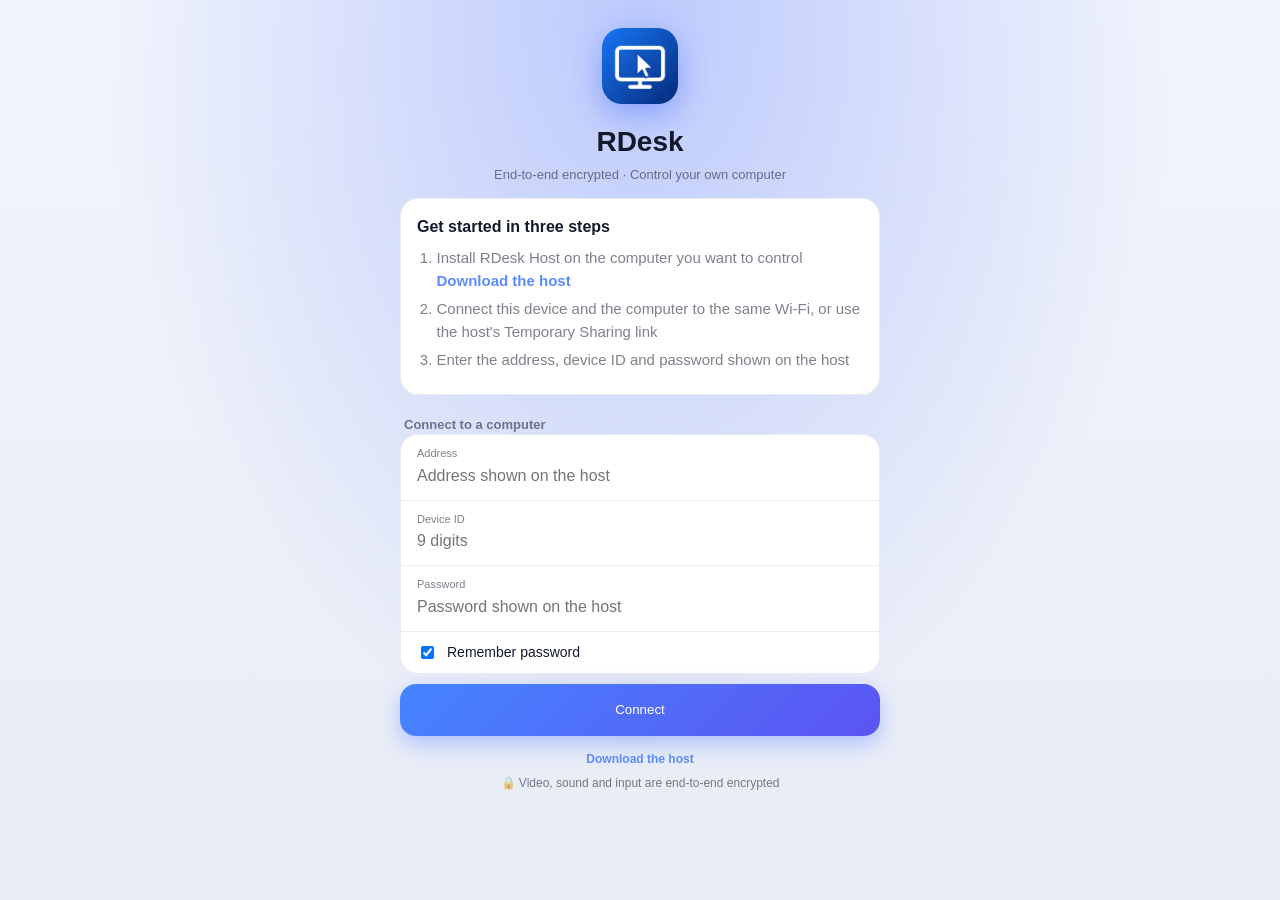
<file: viewer/web/index.html>
<!doctype html>
<html>
<head>
<meta charset="utf-8">
<meta name="viewport" content="width=device-width, initial-scale=1">
<meta name="color-scheme" content="light dark">
<title>RDesk</title>
<link rel="icon" type="image/png" href="icon.png">
<link rel="stylesheet" href="style.css">
</head>
<body>
<!-- 登录页 -->
<main id="login">
  <div class="card-col">
    <header class="hero">
      <img src="icon.png" width="76" height="76" alt="">
      <h1 data-t="title"></h1>
      <p class="sub" data-t="subtitle"></p>
    </header>
    <div id="error" class="banner" hidden></div>
    <section id="devices" hidden>
      <h2 data-t="myDevices"></h2>
      <div id="deviceList"></div>
    </section>
    <section id="start" class="card">
      <h3 data-t="steps"></h3>
      <ol>
        <li><span data-t="step1"></span><br><a href="https://rdeskapp.com/#download" target="_blank" rel="noopener" data-t="step1Link"></a></li>
        <li><span data-t="step2"></span></li>
        <li><span data-t="step3"></span></li>
      </ol>
    </section>
    <form id="form" autocomplete="off">
      <h2 id="formTitle" data-t="connTo"></h2>
      <div class="card fields">
        <label><span data-t="address"></span><input id="server" spellcheck="false" autocapitalize="off" data-ph="addrPh"></label>
        <label><span data-t="deviceId"></span><input id="devid" inputmode="numeric" spellcheck="false" autocomplete="off" data-ph="idPh"></label>
        <label><span data-t="password"></span><input id="pw" type="password" spellcheck="false" autocomplete="one-time-code" data-ph="pwPh"></label>
        <label class="check"><input id="remember" type="checkbox" checked><span data-t="remember"></span></label>
      </div>
      <button id="go" class="primary" type="submit" data-t="connect"></button>
      <button id="cancel" class="link" type="button" data-t="cancel" hidden></button>
    </form>
    <footer class="foot">
      <a href="https://rdeskapp.com/#download" target="_blank" rel="noopener" data-t="hostDl"></a>
      <p>🔒 <span data-t="footer"></span></p>
    </footer>
  </div>
</main>

<!-- 远程画面 -->
<div id="remote" hidden>
  <div id="bar">
    <div class="who"><b id="hostName"></b><span id="stats">–</span></div>
    <div class="tools">
      <button id="modeBtn" class="tool" hidden></button>
      <button id="kbdBtn" class="tool" hidden></button>
      <button id="audioBtn" class="tool"></button>
      <div class="menu">
        <button class="tool" id="keysBtn" data-t="keys"></button>
        <div class="pop" id="keysPop"></div>
      </div>
      <button class="tool" id="pasteBtn" data-t="paste"></button>
      <select id="quality" class="tool" aria-label="quality"></select>
      <select id="display" class="tool" aria-label="display" hidden></select>
      <button class="tool" id="fsBtn" data-t="fullscreen"></button>
      <button class="tool danger" id="byeBtn" data-t="disconnect"></button>
    </div>
  </div>
  <div id="stage">
    <canvas id="screen" tabindex="0"></canvas>
    <img id="rcursor" alt="" hidden>
    <button id="fsHandle" type="button" aria-label="toolbar" hidden>⌄</button>
    <textarea id="kbd" autocapitalize="off" autocomplete="off" autocorrect="off" spellcheck="false" aria-hidden="true"></textarea>
    <div id="waiting"><div class="spinner"></div><span data-t="waiting"></span></div>
    <div id="reconn" hidden><div class="spinner"></div><span data-t="reconnecting"></span></div>
  </div>
  <div id="toast" hidden></div>
</div>
<script src="i18n.js"></script>
<script src="app.js"></script>
</body>
</html>
</file>
<file: viewer/web/style.css>
:root {
  --bg1: #0d1221; --bg2: #05060c; --fg: #fff; --muted: rgba(255,255,255,.55); --card: rgba(255,255,255,.06);
  --line: rgba(255,255,255,.09); --accent1: #4585ff; --accent2: #5c54f2; --err: #ff5a5f; --ok: #3ccb7f;
  color-scheme: dark;
}
@media (prefers-color-scheme: light) {
  :root { --bg1: #f2f5fc; --bg2: #e8ecf6; --fg: #141a2b; --muted: rgba(20,26,43,.55); --card: #fff; --line: rgba(20,26,43,.08); color-scheme: light; }
}
* { box-sizing: border-box; }
html, body { margin: 0; height: 100%; }
body { font: 15px/1.5 -apple-system, BlinkMacSystemFont, "Segoe UI", "PingFang SC", "Microsoft YaHei", "Noto Sans", sans-serif;
  color: var(--fg); background: radial-gradient(ellipse at 50% 0, rgba(64,102,255,.3), transparent 60%), linear-gradient(var(--bg1), var(--bg2)); background-attachment: fixed; }
[hidden] { display: none !important; }

/* 登录页 */
#login { min-height: 100%; display: flex; justify-content: center; padding: 28px 16px 40px; }
.card-col { width: 100%; max-width: 480px; display: flex; flex-direction: column; gap: 14px; }
.hero { text-align: center; }
.hero img { border-radius: 20px; box-shadow: 0 10px 30px rgba(64,102,255,.45); }
.hero h1 { margin: 10px 0 2px; font-size: 28px; }
.sub { margin: 0; color: var(--muted); font-size: 13px; }
h2 { margin: 6px 4px 0; font-size: 13px; color: var(--muted); font-weight: 600; }
h3 { margin: 0 0 8px; font-size: 16px; }
.card { background: var(--card); border: 1px solid var(--line); border-radius: 18px; }
#start { padding: 16px; }
#start ol { margin: 0; padding-left: 1.3em; color: var(--muted); }
#start li { margin: 6px 0; }
a { color: #5b8cff; font-weight: 600; text-decoration: none; }
.fields label { display: flex; flex-direction: column; padding: 10px 16px; border-bottom: 1px solid var(--line); }
.fields label > span { font-size: 11px; color: var(--muted); }
.fields input:not([type=checkbox]) { font: inherit; font-size: 16px; color: var(--fg); background: none; border: 0; outline: 0; padding: 2px 0; }
.fields .check { flex-direction: row; align-items: center; gap: 10px; border: 0; }
.fields .check span { font-size: 14px; color: var(--fg); }
.primary { width: 100%; margin-top: 10px; min-height: 52px; border: 0; border-radius: 16px; color: #fff; font: 600 17px inherit;
  background: linear-gradient(135deg, var(--accent1), var(--accent2)); cursor: pointer; box-shadow: 0 8px 22px rgba(64,102,255,.35); }
.primary:disabled { opacity: .45; cursor: default; box-shadow: none; }
.link { display: block; margin: 8px auto 0; background: none; border: 0; color: var(--muted); font: inherit; cursor: pointer; }
.banner { padding: 12px 14px; border-radius: 14px; background: rgba(255,90,95,.14); border: 1px solid rgba(255,90,95,.35); }
.device { display: flex; align-items: center; gap: 12px; padding: 12px 14px; margin-top: 8px; cursor: pointer; }
.device .ico { width: 42px; height: 42px; border-radius: 50%; display: grid; place-items: center; background: var(--line); font-size: 20px; }
.device .meta { flex: 1; min-width: 0; }
.device .meta b { display: block; overflow: hidden; text-overflow: ellipsis; white-space: nowrap; }
.device .meta span { font-size: 12px; color: var(--muted); }
.device .del { border: 0; background: none; color: var(--muted); font-size: 13px; cursor: pointer; padding: 6px; }
.device .del:hover { color: var(--err); }
.foot { text-align: center; font-size: 12px; color: var(--muted); }
.foot p { margin: 6px 0 0; }

/* 远程画面 */
#remote { position: fixed; inset: 0; display: flex; flex-direction: column; background: #000; color-scheme: dark; color: #fff; }
#bar { display: flex; align-items: center; justify-content: space-between; gap: 10px; padding: 6px 10px; background: #15171d; border-bottom: 1px solid #2a2d36; z-index: 2; }
#bar .who { display: flex; flex-direction: column; min-width: 0; }
#bar .who b { font-size: 14px; white-space: nowrap; overflow: hidden; text-overflow: ellipsis; }
#bar .who span { font-size: 11px; color: #9aa0ad; font-variant-numeric: tabular-nums; white-space: nowrap; }
.tools { display: flex; gap: 6px; align-items: center; flex-wrap: wrap; justify-content: flex-end; }
.tool { font: 13px inherit; color: #e8eaf0; background: #252833; border: 1px solid #343846; border-radius: 8px; padding: 5px 10px; cursor: pointer; }
.tool:hover { background: #2f3341; }
.tool.danger { color: #ff8a8e; }
.menu { position: relative; }
.pop { position: absolute; right: 0; top: calc(100% + 6px); min-width: 230px; background: #1d2029; border: 1px solid #343846; border-radius: 10px; padding: 6px; display: none; box-shadow: 0 10px 30px rgba(0,0,0,.5); }
.menu.open .pop { display: block; }
.pop button { display: block; width: 100%; text-align: left; font: 13px inherit; color: #e8eaf0; background: none; border: 0; border-radius: 6px; padding: 7px 10px; cursor: pointer; }
.pop button:hover { background: #2f3341; }
#stage { position: relative; flex: 1; min-height: 0; }
#kbd { position: fixed; left: 0; bottom: 0; width: 1px; height: 1px; opacity: 0; border: 0; padding: 0; resize: none; font-size: 16px; }
#rcursor { position: fixed; pointer-events: none; z-index: 3; height: 24px; width: auto; filter: drop-shadow(0 0 1px rgba(0,0,0,.6)); }
#screen { position: absolute; inset: 0; width: 100%; height: 100%; object-fit: contain; outline: none; background: #000; touch-action: none; -webkit-touch-callout: none; -webkit-user-select: none; user-select: none; }
#waiting { position: absolute; inset: 0; display: flex; flex-direction: column; align-items: center; justify-content: center; gap: 12px; color: #9aa0ad; pointer-events: none; }
#reconn { position: absolute; left: 50%; top: 50%; transform: translate(-50%, -50%); display: flex; align-items: center; gap: 10px; padding: 10px 16px; border-radius: 999px; background: rgba(30, 33, 42, .85); color: #fff; font-size: 14px; white-space: nowrap; pointer-events: none; }
#reconn[hidden] { display: none; }
#reconn .spinner { width: 16px; height: 16px; border-width: 2px; margin: 0; }
.spinner { width: 28px; height: 28px; border: 3px solid #333; border-top-color: #8aa4ff; border-radius: 50%; animation: spin 1s linear infinite; }
@keyframes spin { to { transform: rotate(360deg); } }
#toast { position: fixed; left: 50%; bottom: 26px; transform: translateX(-50%); max-width: 90%; padding: 10px 14px; border-radius: 10px; background: rgba(30,32,40,.92); color: #fff; font-size: 14px; z-index: 5; pointer-events: none; }
/* 全屏：工具栏变成浮层，鼠标移到最上沿才出现 */
:fullscreen #bar, #remote.fs #bar { position: absolute; top: 0; left: 0; right: 0; transform: translateY(-100%); transition: transform .15s; }
:fullscreen #bar.show, #remote.fs #bar.show { transform: none; }
/* 手机全屏：顶部中间的小按钮，点一下显示 / 收起工具栏 */
#fsHandle { position: absolute; top: 4px; left: 50%; transform: translateX(-50%); z-index: 4; width: 52px; height: 26px; border: 0; border-radius: 13px;
  background: rgba(30, 33, 42, .55); color: #fff; font-size: 18px; line-height: 26px; padding: 0; touch-action: manipulation; }
/* 手机：名字一行，按钮一行横向滑动，不挡画面 */
@media (max-width: 640px) {
  #bar { flex-wrap: wrap; gap: 4px 10px; padding: 4px 8px; }
  #bar .who { flex-direction: row; align-items: baseline; gap: 8px; flex: 1 1 100%; }
  .tools { flex-wrap: nowrap; overflow-x: auto; justify-content: flex-start; width: 100%; scrollbar-width: none; }
  .tools::-webkit-scrollbar { display: none; }
  .tool { flex: none; padding: 4px 9px; font-size: 12px; white-space: nowrap; }
  .menu { position: static; flex: none; }
  .pop { position: fixed; top: 70px; left: 8px; right: 8px; max-height: 60vh; overflow-y: auto; z-index: 5; }
}
#bar.show + #stage #fsHandle { top: 66px; }
</file>
